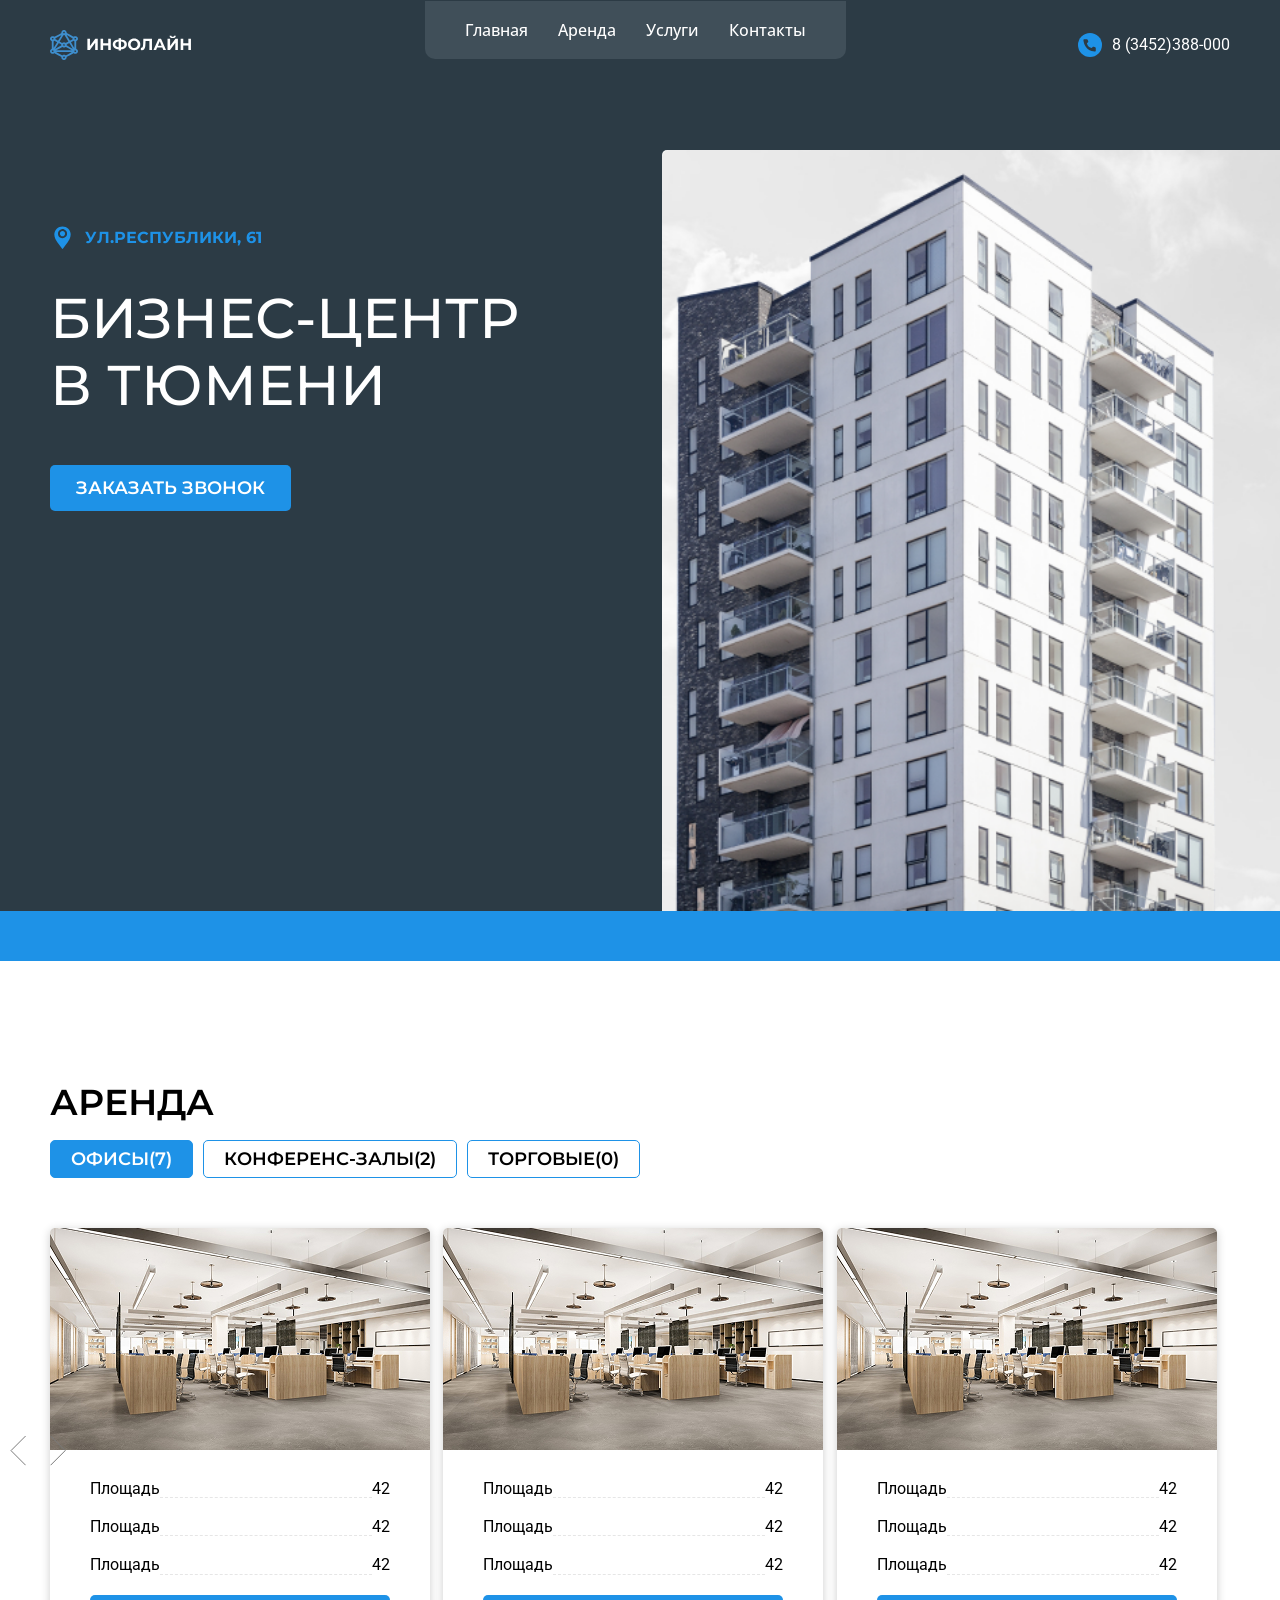
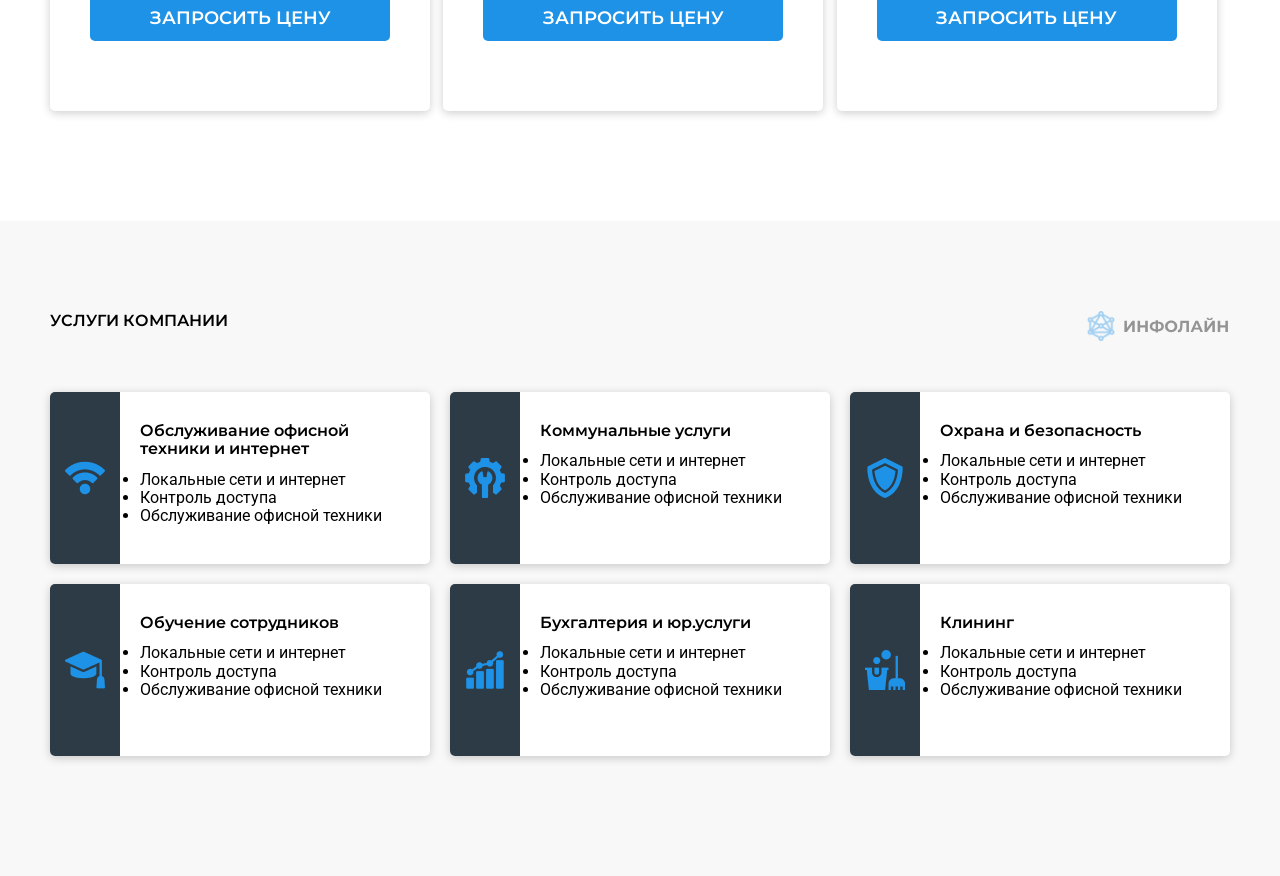
<file: infoline/index.html>
<!DOCTYPE html>
<html lang="ru">

<head>
    <meta charset="UTF-8">
    <meta name="viewport" content="width=device-width, initial-scale=1.0">
    <title>Инфолайн</title>
    <link rel="preconnect" href="https://fonts.googleapis.com">
    <link rel="preconnect" href="https://fonts.gstatic.com" crossorigin>
    <link
        href="https://fonts.googleapis.com/css2?family=Montserrat:ital,wght@0,100..900;1,100..900&family=Roboto:ital,wght@0,100..900;1,100..900&display=swap"
        rel="stylesheet">
    <link rel="stylesheet" href="css/normalize.css">
    <link rel="stylesheet" href="css/main.css">
</head>

<body>
    <div class="wrapper">
        <!-- Header -->
        <header class="header">
            <div class="container">
                <div class="header__content">
                    <div class="menu">
                        <!-- Logo -->
                        <a href="#!" class="logo">
                            <img src="images/common/logo-infoline.svg" alt="Логотип" class="logo__img">
                        </a>
                        <!-- Logo end  -->
                        <!-- Навигация -->
                        <nav class="nav">
                            <ul class="nav__list header__nav-list">
                                <li class="nav__item">
                                    <a href="#!" class="nav__link">Главная</a>
                                </li>
                                <li class="nav__item">
                                    <a href="#!" class="nav__link">Аренда</a>
                                </li>
                                <li class="nav__item">
                                    <a href="#!" class="nav__link">Услуги</a>
                                </li>
                                <li class="nav__item">
                                    <a href="#!" class="nav__link">Контакты</a>
                                </li>
                            </ul>
                        </nav>
                        <!-- Конец навигации -->
                        <!-- Телефон -->
                        <div class="phone header__phone">
                            <img src="./images/icons/tel.svg" alt="" class="phone__icon">
                            <a href="tel:+73452388000" class="phone__link"><span>8 (3452)</span>388-000</span></a>
                        </div>
                        <!-- Конец телефон -->
                        <!-- Бургер -->
                        <button class="burger">
                            <img class="burger__icon" src="./images/icons/burger.svg" alt="Бургер">
                        </button>

                        <!-- Конец бургера -->
                    </div>
                </div>
            </div>
        </header>
        <!-- Главная секция -->
        <section class="hero">
            <div class="container hero__container">
                <div class="hero__content">
                    <!-- Надзаголовок -->
                    <div class="address">ул.Республики, 61</div>
                    <!-- Заголовок страницы -->
                    <h1 class="hero__title">Бизнес-центр <br> в Тюмени </h1>
                    <!-- Кнопки -->
                    <div class="hero_btns">
                        <button class="btn btn--primary hero__btn">Заказать звонок</button>
                    </div>
                </div>
                <!-- Блок с картинкой в секции hero -->
                <div class="hero_image">
                    <img src="./images/bg/building.png" alt="Многоэтажное здание" class="hero__pic">
                </div>
            </div>
        </section>
        <!-- Секция аренда -->
        <section class="rent">
            <div class="container">
                <!-- Заголовок -->
                <h2 class="section-title rent__title">аренда</h2>

                <!-- Кнопки -->

                <div class="filter-btns">
                    <buttons class="btn btn--filter active">офисы(7)</buttons>
                    <buttons class="btn btn--filter">конференс-залы(2)</buttons>
                    <buttons class="btn btn--filter">торговые(0)</buttons>
                </div>
            </div>
            <div class="rent__carousel">
                <div class="container rent__carousel__container">
                    <!-- Кнопка назад -->
                    <button class="rent__carousel__control carousel__control--prev">
                        <svg width="16" height="31" viewBox="0 0 16 31" fill="none" xmlns="http://www.w3.org/2000/svg">
                            <path d="M15.6066 0.999877L1 15.6064L15.6066 30.213" stroke="#7A7A7A" />
                        </svg>
                    </button>
                    <!-- Карточка -->
                    <div class="rent__carousel-inner">
                        <div class="card">
                            <div class="card__img">
                                <img src="./images/content/Rectangle 116.jpg" alt="Кабинет">
                            </div>
                            <!-- Детали -->
                            <div class="card__content">
                                <div class="card__details">
                                    <div class="card__detail">
                                        <span class="card__label">Площадь</span>
                                        <span class="card__value">42<br></span>
                                    </div>
                                    <div class="card__detail">
                                        <span class="card__label">Площадь</span>
                                        <span class="card__value">42<br></span>
                                    </div>
                                    <div class="card__detail">
                                        <span class="card__label">Площадь</span>
                                        <span class="card__value">42<br></span>
                                    </div>
                                    <button class="btn btn--primary">Запросить цену</button>
                                </div>

                            </div>
                        </div>

                        <div class="card">
                            <div class="card__img">
                                <img src="./images/content/Rectangle 116.jpg" alt="Кабинет">
                            </div>
                            <!-- Детали -->
                            <div class="card__content">
                                <div class="card__details">
                                    <div class="card__detail">
                                        <span class="card__label">Площадь</span>
                                        <span class="card__value">42<br></span>
                                    </div>
                                    <div class="card__detail">
                                        <span class="card__label">Площадь</span>
                                        <span class="card__value">42<br></span>
                                    </div>
                                    <div class="card__detail">
                                        <span class="card__label">Площадь</span>
                                        <span class="card__value">42<br></span>
                                    </div>
                                    <button class="btn btn--primary">Запросить цену</button>
                                </div>

                            </div>
                        </div>
                        <div class="card">
                            <div class="card__img">
                                <img src="./images/content/Rectangle 116.jpg" alt="Кабинет">
                            </div>
                            <!-- Детали -->
                            <div class="card__content">
                                <div class="card_details">
                                    <div class="card__detail">
                                        <span class="card__label">Площадь</span>
                                        <span class="card__value">42<br></span>
                                    </div>
                                    <div class="card__detail">
                                        <span class="card__label">Площадь</span>
                                        <span class="card__value">42<br></span>
                                    </div>
                                    <div class="card__detail">
                                        <span class="card__label">Площадь</span>
                                        <span class="card__value">42<br></span>
                                    </div>
                                    <button class="btn btn--primary">Запросить цену</button>
                                </div>

                            </div>
                        </div>
                        <button class="rent__carousel__control carousel__control--next">
                            <svg width="16" height="31" viewBox="0 0 16 31" fill="none"
                                xmlns="http://www.w3.org/2000/svg">
                                <path d="M0.606565 30.213L15.2131 15.6064L0.606568 0.999876" stroke="#7A7A7A" />
                            </svg>

                        </button>
                        <div class="carousel__indicators rent__carousel-indicators">
                            <div class="carousel__indicators"></div>
                            <div class="carousel__indicators"></div>
                            <div class="carousel__indicators active"></div>
                            <div class="carousel__indicators"></div>
                            <div class="carousel__indicators"></div>
                            <div class="carousel__indicators"></div>
                        </div>
                    </div>
                </div>
            </div>
        </section>
        <!-- Секция услуги компании -->
        <section class="services">
            <div class="container">
                <div class="services__header">
                    <h1 class="section-title services__title">Услуги компании</h1>
                    <!-- Логотип -->
                    <a href="#!" class="logo services__logo">
                        <img src="images/common/Group 5.svg" alt="Логотип" class="logo__svg">
                    </a>
                </div>
                <div class="services__list">
                    <div class="service">
                        <div class="service__img">
                            <img class="service__pic" src="./service/wifi.png" alt="Интернет">
                        </div>
                        <div class="service__content">
                            <h3 class="services__title">Обслуживание офисной техники и интернет</h3>
                            <ul>
                                <li class="service__item">Локальные сети и интернет</li>
                                <li class="service__item">Контроль доступа</li>
                                <li class="service__item">Обслуживание офисной техники</li>
                            </ul>
                        </div>
                    </div>
                    <div class="service">
                        <div class="service__img">
                            <img class="service__pic" src="./service/setting.png" alt="Интернет">
                        </div>
                        <div class="service__content">
                            <h3 class="services__title">Коммунальные услуги</h3>
                            <ul>
                                <li class="service__item">Локальные сети и интернет</li>
                                <li class="service__item">Контроль доступа</li>
                                <li class="service__item">Обслуживание офисной техники</li>
                            </ul>
                        </div>
                    </div>
                    <div class="service">
                        <div class="service__img">
                            <img class="service__pic" src="./service/shield.png" alt="Интернет">
                        </div>
                        <div class="service__content">
                            <h3 class="services__title">Охрана и безопасность</h3>
                            <ul>
                                <li class="service__item">Локальные сети и интернет</li>
                                <li class="service__item">Контроль доступа</li>
                                <li class="service__item">Обслуживание офисной техники</li>
                            </ul>
                        </div>
                    </div>
                    <div class="service">
                        <div class="service__img">
                            <img class="service__pic" src="./service/studying.png" alt="Интернет">
                        </div>
                        <div class="service__content">
                            <h3 class="services__title">Обучение сотрудников</h3>
                            <ul>
                                <li class="service__item">Локальные сети и интернет</li>
                                <li class="service__item">Контроль доступа</li>
                                <li class="service__item">Обслуживание офисной техники</li>
                            </ul>
                        </div>
                    </div>
                    <div class="service">
                        <div class="service__img">
                            <img class="service__pic" src="./service/grafic.png" alt="Интернет">
                        </div>
                        <div class="service__content">
                            <h3 class="services__title">Бухгалтерия и юр.услуги</h3>
                            <ul>
                                <li class="service__item">Локальные сети и интернет</li>
                                <li class="service__item">Контроль доступа</li>
                                <li class="service__item">Обслуживание офисной техники</li>
                            </ul>
                        </div>
                    </div>
                    <div class="service">
                        <div class="service__img">
                            <img class="service__pic" src="./service/cleaning.png" alt="Интернет">
                        </div>
                        <div class="service__content">
                            <h3 class="services__title">Клининг</h3>
                            <ul>
                                <li class="service__item">Локальные сети и интернет</li>
                                <li class="service__item">Контроль доступа</li>
                                <li class="service__item">Обслуживание офисной техники</li>
                            </ul>
                        </div>
                    </div>
                </div>
            </div>
        </section>
    </div>
</body>

</html>
</file>
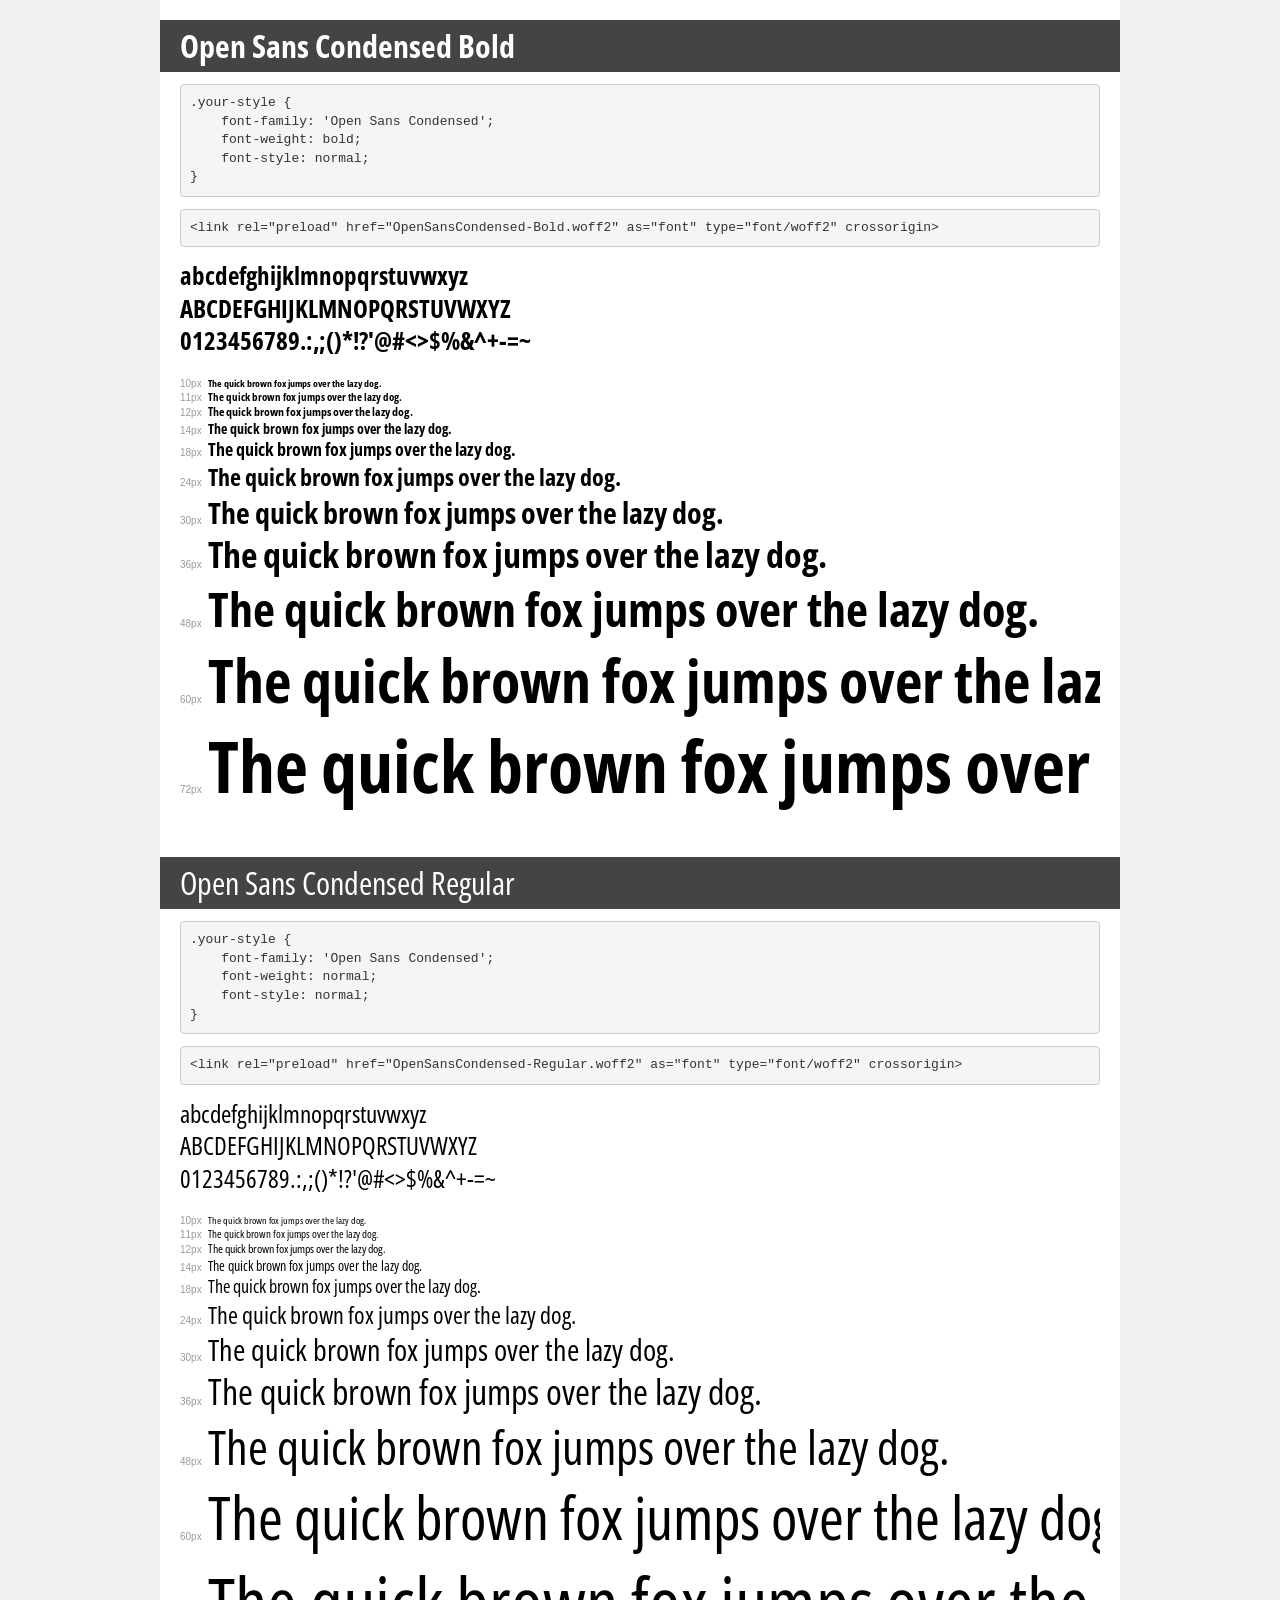
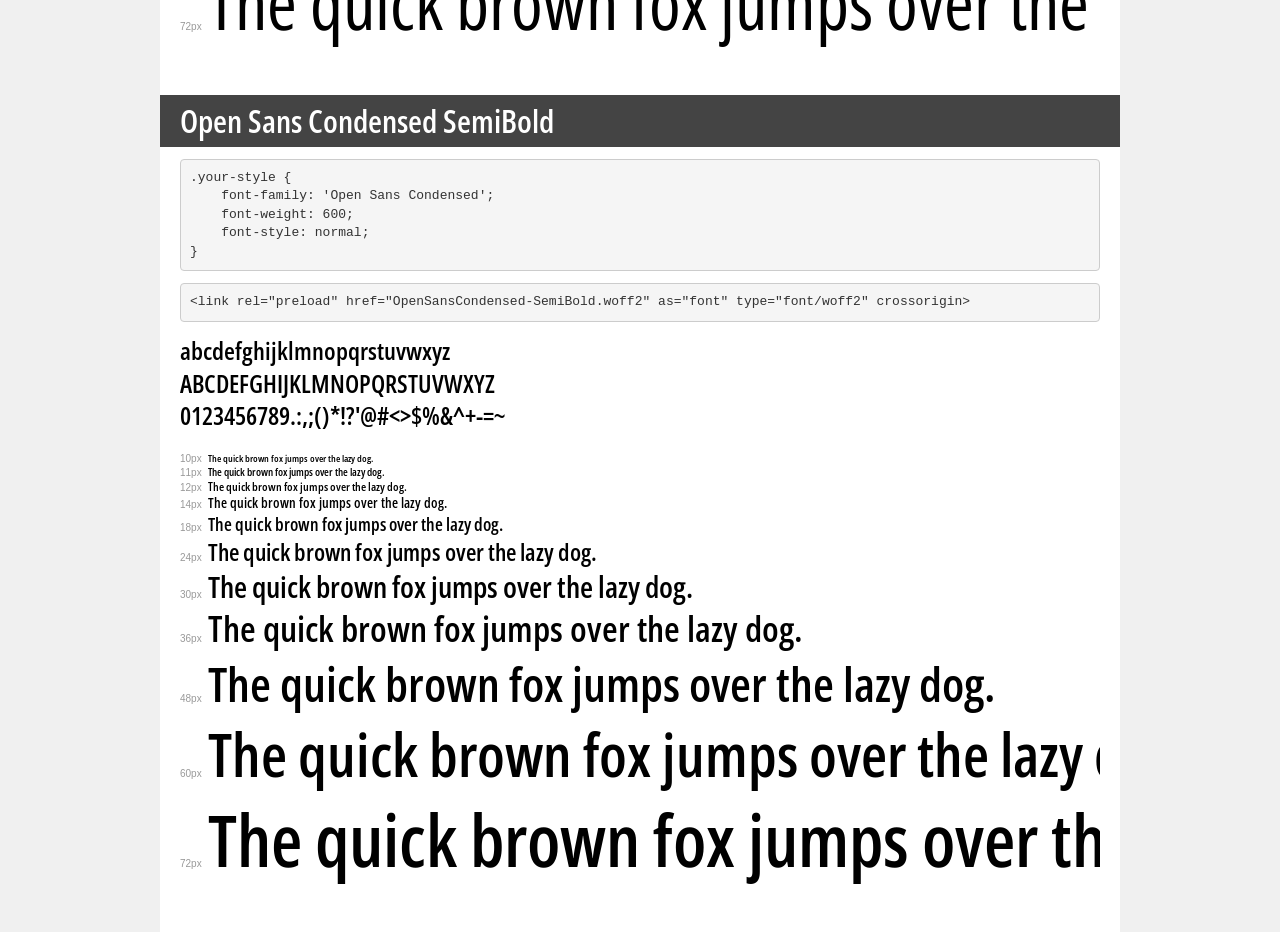
<file: infoline/fonts/demo.html>
<!DOCTYPE html>
<html lang="en">
<head>
    <meta charset="utf-8">
    <meta http-equiv="X-UA-Compatible" content="IE=edge">
    <meta name="viewport" content="width=device-width, initial-scale=1">
    <meta name="robots" content="noindex, noarchive">
    <meta name="format-detection" content="telephone=no">
    <title>Transfonter demo</title>
    <link href="stylesheet.css" rel="stylesheet">
    <style>
        /*
        http://meyerweb.com/eric/tools/css/reset/
        v2.0 | 20110126
        License: none (public domain)
        */
        html, body, div, span, applet, object, iframe,
        h1, h2, h3, h4, h5, h6, p, blockquote, pre,
        a, abbr, acronym, address, big, cite, code,
        del, dfn, em, img, ins, kbd, q, s, samp,
        small, strike, strong, sub, sup, tt, var,
        b, u, i, center,
        dl, dt, dd, ol, ul, li,
        fieldset, form, label, legend,
        table, caption, tbody, tfoot, thead, tr, th, td,
        article, aside, canvas, details, embed,
        figure, figcaption, footer, header, hgroup,
        menu, nav, output, ruby, section, summary,
        time, mark, audio, video {
            margin: 0;
            padding: 0;
            border: 0;
            font-size: 100%;
            font: inherit;
            vertical-align: baseline;
        }
        /* HTML5 display-role reset for older browsers */
        article, aside, details, figcaption, figure,
        footer, header, hgroup, menu, nav, section {
            display: block;
        }
        body {
            line-height: 1;
        }
        ol, ul {
            list-style: none;
        }
        blockquote, q {
            quotes: none;
        }
        blockquote:before, blockquote:after,
        q:before, q:after {
            content: '';
            content: none;
        }
        table {
            border-collapse: collapse;
            border-spacing: 0;
        }
        /* demo styles */
        body {
            background: #f0f0f0;
            color: #000;
        }
        .page {
            background: #fff;
            width: 920px;
            margin: 0 auto;
            padding: 20px 20px 0 20px;
            overflow: hidden;
        }
        .font-container {
            overflow-x: auto;
            overflow-y: hidden;
            margin-bottom: 40px;
            line-height: 1.3;
            white-space: nowrap;
            padding-bottom: 5px;
        }
        h1 {
            position: relative;
            background: #444;
            font-size: 32px;
            color: #fff;
            padding: 10px 20px;
            margin: 0 -20px 12px -20px;
        }
        .letters {
            font-size: 25px;
            margin-bottom: 20px;
        }
        .s10:before {
            content: '10px';
        }
        .s11:before {
            content: '11px';
        }
        .s12:before {
            content: '12px';
        }
        .s14:before {
            content: '14px';
        }
        .s18:before {
            content: '18px';
        }
        .s24:before {
            content: '24px';
        }
        .s30:before {
            content: '30px';
        }
        .s36:before {
            content: '36px';
        }
        .s48:before {
            content: '48px';
        }
        .s60:before {
            content: '60px';
        }
        .s72:before {
            content: '72px';
        }
        .s10:before, .s11:before, .s12:before, .s14:before,
        .s18:before, .s24:before, .s30:before, .s36:before,
        .s48:before, .s60:before, .s72:before {
            font-family: Arial, sans-serif;
            font-size: 10px;
            font-weight: normal;
            font-style: normal;
            color: #999;
            padding-right: 6px;
        }
        pre {
            display: block;
            padding: 9px;
            margin: 0 0 12px;
            font-family: Monaco, Menlo, Consolas, "Courier New", monospace;
            font-size: 13px;
            line-height: 1.428571429;
            color: #333;
            font-weight: normal;
            font-style: normal;
            background-color: #f5f5f5;
            border: 1px solid #ccc;
            overflow-x: auto;
            border-radius: 4px;
        }
        /* responsive */
        @media (max-width: 959px) {
            .page {
                width: auto;
                margin: 0;
            }
        }
    </style>
</head>
<body>
<div class="page">
    <div class="demo">
        <h1 style="font-family: 'Open Sans Condensed'; font-weight: bold; font-style: normal;">Open Sans Condensed Bold</h1>
        <pre title="Usage">.your-style {
    font-family: 'Open Sans Condensed';
    font-weight: bold;
    font-style: normal;
}</pre>
        <pre title="Preload (optional)">
&lt;link rel=&quot;preload&quot; href=&quot;OpenSansCondensed-Bold.woff2&quot; as=&quot;font&quot; type=&quot;font/woff2&quot; crossorigin&gt;</pre>
        <div class="font-container" style="font-family: 'Open Sans Condensed'; font-weight: bold; font-style: normal;">
            <p class="letters">
                abcdefghijklmnopqrstuvwxyz<br>
ABCDEFGHIJKLMNOPQRSTUVWXYZ<br>
                0123456789.:,;()*!?'@#&lt;&gt;$%&^+-=~
            </p>
            <p class="s10" style="font-size: 10px;">The quick brown fox jumps over the lazy dog.</p>
            <p class="s11" style="font-size: 11px;">The quick brown fox jumps over the lazy dog.</p>
            <p class="s12" style="font-size: 12px;">The quick brown fox jumps over the lazy dog.</p>
            <p class="s14" style="font-size: 14px;">The quick brown fox jumps over the lazy dog.</p>
            <p class="s18" style="font-size: 18px;">The quick brown fox jumps over the lazy dog.</p>
            <p class="s24" style="font-size: 24px;">The quick brown fox jumps over the lazy dog.</p>
            <p class="s30" style="font-size: 30px;">The quick brown fox jumps over the lazy dog.</p>
            <p class="s36" style="font-size: 36px;">The quick brown fox jumps over the lazy dog.</p>
            <p class="s48" style="font-size: 48px;">The quick brown fox jumps over the lazy dog.</p>
            <p class="s60" style="font-size: 60px;">The quick brown fox jumps over the lazy dog.</p>
            <p class="s72" style="font-size: 72px;">The quick brown fox jumps over the lazy dog.</p>
        </div>
    </div>

    <div class="demo">
        <h1 style="font-family: 'Open Sans Condensed'; font-weight: normal; font-style: normal;">Open Sans Condensed Regular</h1>
        <pre title="Usage">.your-style {
    font-family: 'Open Sans Condensed';
    font-weight: normal;
    font-style: normal;
}</pre>
        <pre title="Preload (optional)">
&lt;link rel=&quot;preload&quot; href=&quot;OpenSansCondensed-Regular.woff2&quot; as=&quot;font&quot; type=&quot;font/woff2&quot; crossorigin&gt;</pre>
        <div class="font-container" style="font-family: 'Open Sans Condensed'; font-weight: normal; font-style: normal;">
            <p class="letters">
                abcdefghijklmnopqrstuvwxyz<br>
ABCDEFGHIJKLMNOPQRSTUVWXYZ<br>
                0123456789.:,;()*!?'@#&lt;&gt;$%&^+-=~
            </p>
            <p class="s10" style="font-size: 10px;">The quick brown fox jumps over the lazy dog.</p>
            <p class="s11" style="font-size: 11px;">The quick brown fox jumps over the lazy dog.</p>
            <p class="s12" style="font-size: 12px;">The quick brown fox jumps over the lazy dog.</p>
            <p class="s14" style="font-size: 14px;">The quick brown fox jumps over the lazy dog.</p>
            <p class="s18" style="font-size: 18px;">The quick brown fox jumps over the lazy dog.</p>
            <p class="s24" style="font-size: 24px;">The quick brown fox jumps over the lazy dog.</p>
            <p class="s30" style="font-size: 30px;">The quick brown fox jumps over the lazy dog.</p>
            <p class="s36" style="font-size: 36px;">The quick brown fox jumps over the lazy dog.</p>
            <p class="s48" style="font-size: 48px;">The quick brown fox jumps over the lazy dog.</p>
            <p class="s60" style="font-size: 60px;">The quick brown fox jumps over the lazy dog.</p>
            <p class="s72" style="font-size: 72px;">The quick brown fox jumps over the lazy dog.</p>
        </div>
    </div>

    <div class="demo">
        <h1 style="font-family: 'Open Sans Condensed'; font-weight: 600; font-style: normal;">Open Sans Condensed SemiBold</h1>
        <pre title="Usage">.your-style {
    font-family: 'Open Sans Condensed';
    font-weight: 600;
    font-style: normal;
}</pre>
        <pre title="Preload (optional)">
&lt;link rel=&quot;preload&quot; href=&quot;OpenSansCondensed-SemiBold.woff2&quot; as=&quot;font&quot; type=&quot;font/woff2&quot; crossorigin&gt;</pre>
        <div class="font-container" style="font-family: 'Open Sans Condensed'; font-weight: 600; font-style: normal;">
            <p class="letters">
                abcdefghijklmnopqrstuvwxyz<br>
ABCDEFGHIJKLMNOPQRSTUVWXYZ<br>
                0123456789.:,;()*!?'@#&lt;&gt;$%&^+-=~
            </p>
            <p class="s10" style="font-size: 10px;">The quick brown fox jumps over the lazy dog.</p>
            <p class="s11" style="font-size: 11px;">The quick brown fox jumps over the lazy dog.</p>
            <p class="s12" style="font-size: 12px;">The quick brown fox jumps over the lazy dog.</p>
            <p class="s14" style="font-size: 14px;">The quick brown fox jumps over the lazy dog.</p>
            <p class="s18" style="font-size: 18px;">The quick brown fox jumps over the lazy dog.</p>
            <p class="s24" style="font-size: 24px;">The quick brown fox jumps over the lazy dog.</p>
            <p class="s30" style="font-size: 30px;">The quick brown fox jumps over the lazy dog.</p>
            <p class="s36" style="font-size: 36px;">The quick brown fox jumps over the lazy dog.</p>
            <p class="s48" style="font-size: 48px;">The quick brown fox jumps over the lazy dog.</p>
            <p class="s60" style="font-size: 60px;">The quick brown fox jumps over the lazy dog.</p>
            <p class="s72" style="font-size: 72px;">The quick brown fox jumps over the lazy dog.</p>
        </div>
    </div>

</div>
</body>
</html>
</file>
<file: infoline/css/main.css>
@import url(./fonts/stylesheet.css);
@import url(./base.css);
@import url(./common.css);
@import url(./layout/header.css);
@import url(./sections/hero.css);
@import url(./media.css);
@import url(./sections/rent.css);
@import url(./sections/services.css);
</file>
<file: infoline/fonts/stylesheet.css>
@font-face {
    font-family: 'Open Sans Condensed';
    src: url('OpenSansCondensed-Bold.woff2') format('woff2'),
        url('OpenSansCondensed-Bold.woff') format('woff');
    font-weight: bold;
    font-style: normal;
    font-display: swap;
}

@font-face {
    font-family: 'Open Sans Condensed';
    src: url('OpenSansCondensed-Regular.woff2') format('woff2'),
        url('OpenSansCondensed-Regular.woff') format('woff');
    font-weight: normal;
    font-style: normal;
    font-display: swap;
}

@font-face {
    font-family: 'Open Sans Condensed';
    src: url('OpenSansCondensed-SemiBold.woff2') format('woff2'),
        url('OpenSansCondensed-SemiBold.woff') format('woff');
    font-weight: 600;
    font-style: normal;
    font-display: swap;
}
</file>
